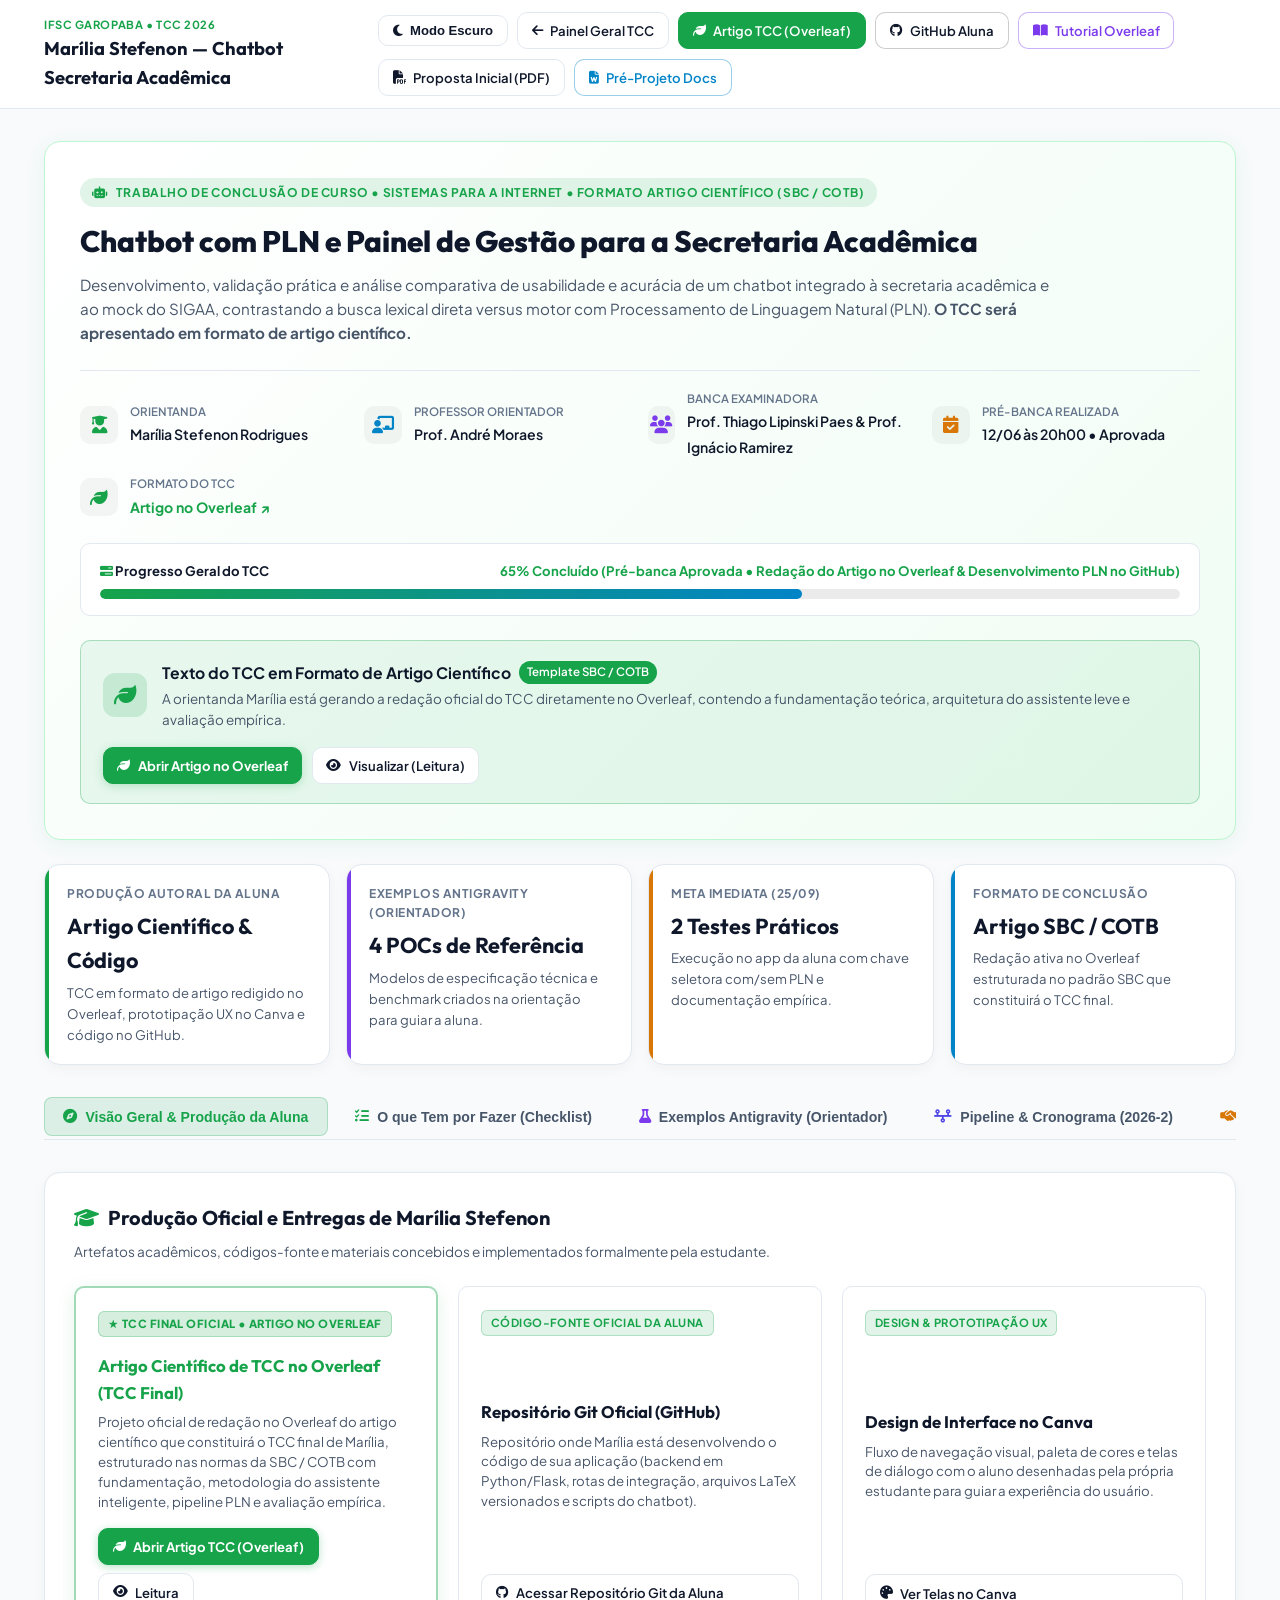
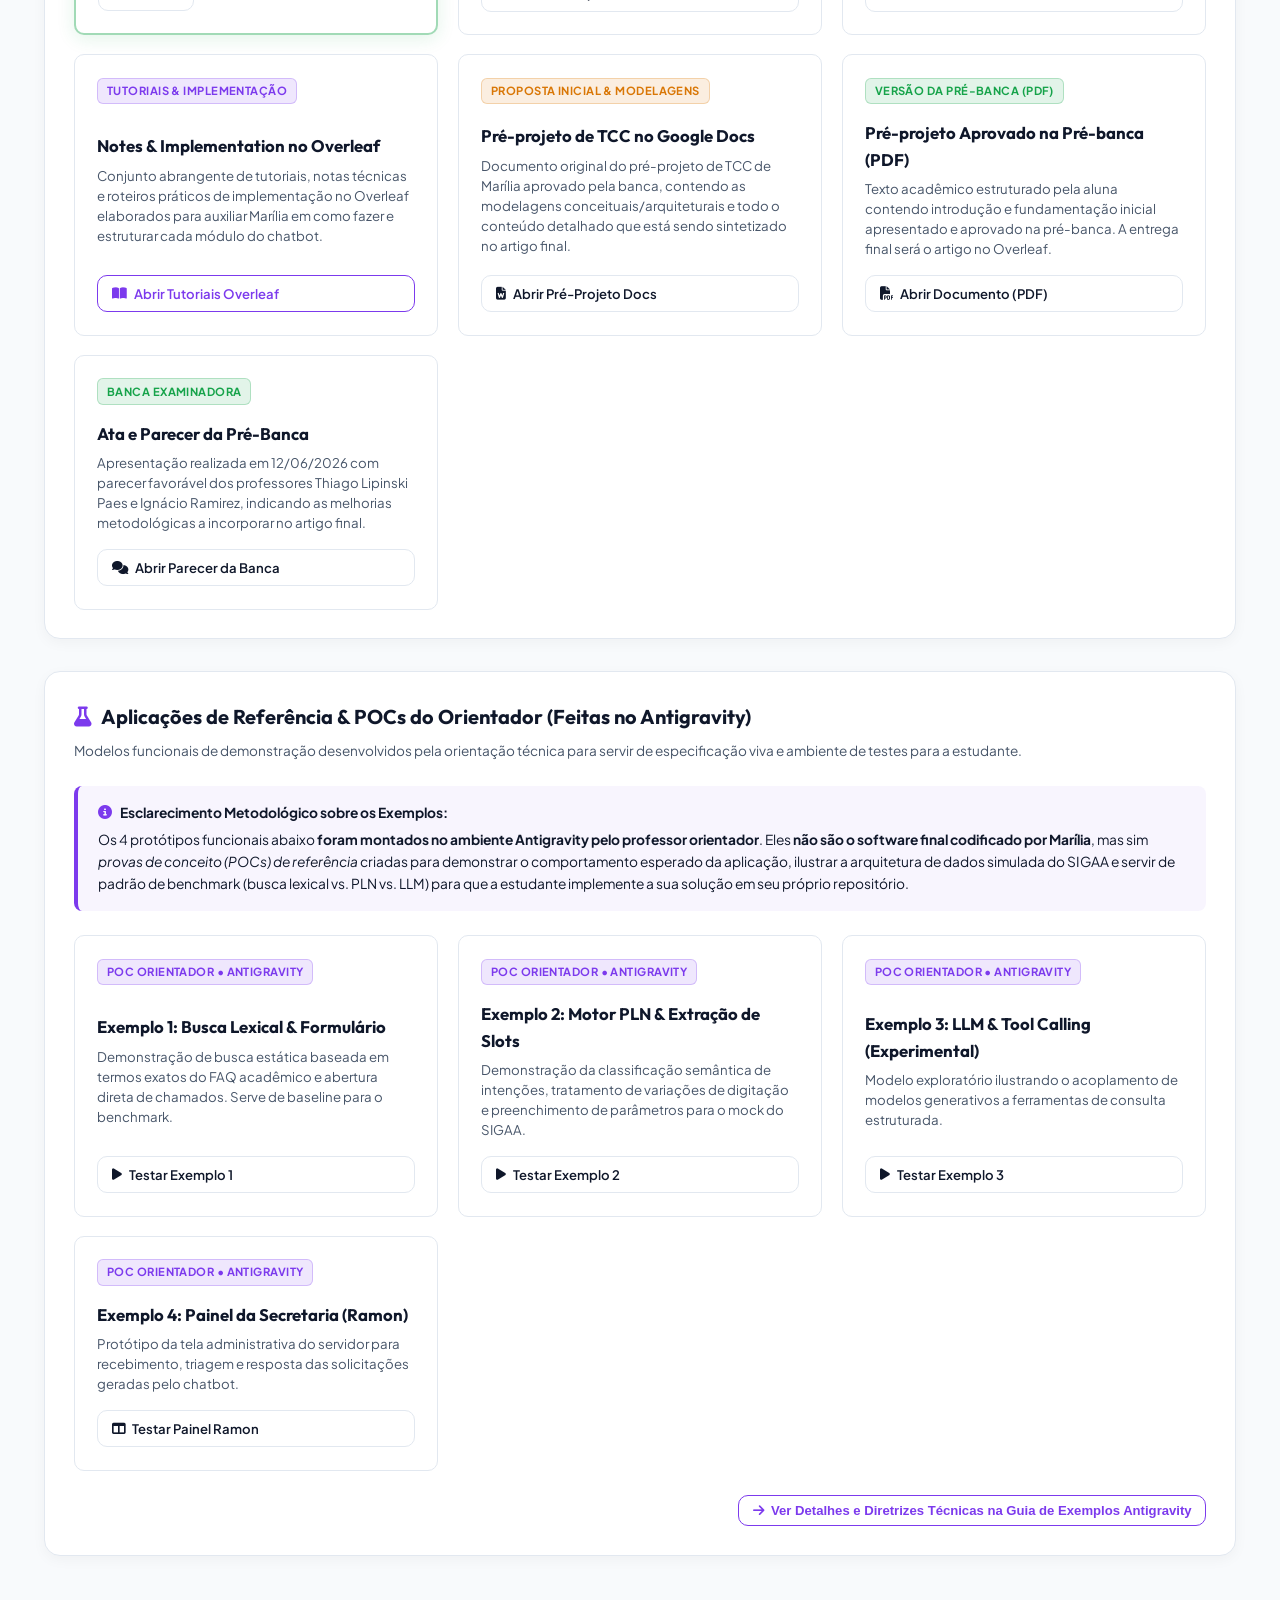
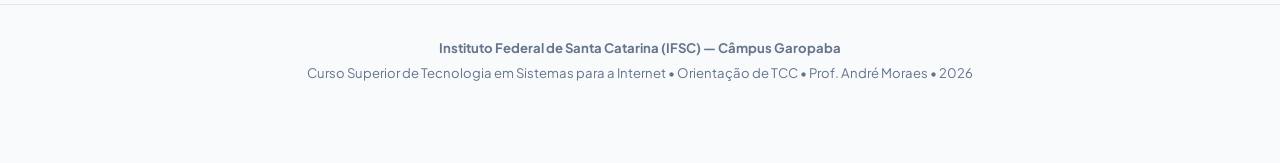
<file: index.html>
<!DOCTYPE html>
<html lang="pt-BR" data-theme="light">
<head>
  <meta charset="UTF-8">
  <meta name="viewport" content="width=device-width, initial-scale=1.0">
  <title>Dashboard de TCC — Marília Stefenon | IFSC Garopaba</title>
  
  <!-- Fonts & Icons -->
  <link rel="preconnect" href="https://fonts.googleapis.com">
  <link rel="preconnect" href="https://fonts.gstatic.com" crossorigin>
  <link href="https://fonts.googleapis.com/css2?family=Fira+Code:wght@400;500;600&family=Outfit:wght@400;500;600;700;800&family=Plus+Jakarta+Sans:wght@400;500;600;700&display=swap" rel="stylesheet">
  <link rel="stylesheet" href="https://cdnjs.cloudflare.com/ajax/libs/font-awesome/6.4.0/css/all.min.css">
  
  <style>
    :root, [data-theme="light"] {
      --ifsc-green: #16a34a;
      --ifsc-green-dark: #15803d;
      --ifsc-green-light: #22c55e;
      --ifsc-red: #dc2626;
      --bg-dark: #f8fafc;
      --bg-surface: #ffffff;
      --bg-card: #ffffff;
      --bg-card-hover: #f1f5f9;
      --border-color: #e2e8f0;
      --text-main: #0f172a;
      --text-muted: #475569;
      --text-dim: #64748b;
      --header-bg: rgba(255, 255, 255, 0.92);
      --hero-bg: linear-gradient(135deg, #ffffff 0%, #f0fdf4 100%);
      --hero-border: #bbf7d0;
      --chip-bg: rgba(0, 0, 0, 0.04);
      --progress-bg: rgba(0, 0, 0, 0.08);
      
      --accent-blue: #0284c7;
      --accent-indigo: #4f46e5;
      --accent-emerald: #059669;
      --accent-purple: #7c3aed;
      --accent-amber: #d97706;
      --accent-rose: #e11d48;
      
      --radius-lg: 16px;
      --radius-md: 10px;
      --shadow-sm: 0 1px 3px rgba(0, 0, 0, 0.05);
      --shadow-card: 0 4px 14px rgba(0, 0, 0, 0.04);
      --shadow-glow: 0 4px 20px rgba(22, 163, 74, 0.08);
    }

    [data-theme="dark"] {
      --ifsc-green: #16a34a;
      --ifsc-green-dark: #15803d;
      --ifsc-green-light: #22c55e;
      --ifsc-red: #dc2626;
      --bg-dark: #090d16;
      --bg-surface: #0f172a;
      --bg-card: #131b2e;
      --bg-card-hover: #1c2742;
      --border-color: rgba(255, 255, 255, 0.1);
      --text-main: #f8fafc;
      --text-muted: #94a3b8;
      --text-dim: #64748b;
      --header-bg: rgba(19, 27, 46, 0.88);
      --hero-bg: linear-gradient(135deg, rgba(19, 27, 46, 0.9) 0%, rgba(15, 23, 42, 0.95) 100%);
      --hero-border: rgba(255, 255, 255, 0.1);
      --chip-bg: rgba(255, 255, 255, 0.05);
      --progress-bg: rgba(255, 255, 255, 0.1);
      
      --accent-blue: #38bdf8;
      --accent-indigo: #818cf8;
      --accent-emerald: #34d399;
      --accent-purple: #c084fc;
      --accent-amber: #fbbf24;
      --accent-rose: #fb7185;
      
      --radius-lg: 16px;
      --radius-md: 10px;
      --shadow-sm: 0 4px 6px -1px rgba(0, 0, 0, 0.3);
      --shadow-card: 0 4px 14px rgba(0, 0, 0, 0.2);
      --shadow-glow: 0 0 20px rgba(56, 189, 248, 0.15);
    }

    * { box-sizing: border-box; margin: 0; padding: 0; }
    body {
      font-family: 'Plus Jakarta Sans', sans-serif;
      background-color: var(--bg-dark);
      color: var(--text-main);
      line-height: 1.6;
      min-height: 100vh;
      padding-bottom: 3rem;
      transition: background-color 0.25s ease, color 0.25s ease;
    }

    .container {
      max-width: 1240px;
      margin: 0 auto;
      padding: 0 1.5rem;
    }

    /* HEADER */
    header {
      background: var(--header-bg);
      backdrop-filter: blur(12px);
      border-bottom: 1px solid var(--border-color);
      position: sticky;
      top: 0;
      z-index: 100;
      padding: 0.75rem 0;
      transition: background-color 0.25s ease;
    }

    .nav-wrapper {
      display: flex;
      justify-content: space-between;
      align-items: center;
      gap: 1rem;
    }

    .brand-group {
      display: flex;
      flex-direction: column;
    }

    .brand-badge {
      font-size: 0.7rem;
      font-weight: 700;
      color: var(--ifsc-green);
      letter-spacing: 0.05em;
      text-transform: uppercase;
    }

    .brand-title {
      font-family: 'Outfit', sans-serif;
      font-size: 1.15rem;
      font-weight: 700;
      color: var(--text-main);
    }

    .nav-actions {
      display: flex;
      gap: 0.6rem;
      align-items: center;
      flex-wrap: wrap;
    }

    .btn-nav {
      display: inline-flex;
      align-items: center;
      gap: 0.45rem;
      padding: 0.45rem 0.85rem;
      border-radius: var(--radius-md);
      font-size: 0.82rem;
      font-weight: 600;
      text-decoration: none;
      color: var(--text-main);
      background: var(--bg-surface);
      border: 1px solid var(--border-color);
      transition: all 0.2s ease;
      cursor: pointer;
    }

    .btn-nav:hover {
      background: var(--bg-card-hover);
      border-color: var(--ifsc-green);
      transform: translateY(-1px);
    }

    .btn-nav-primary {
      background: var(--ifsc-green);
      color: #ffffff !important;
      border-color: var(--ifsc-green);
    }

    .btn-nav-primary:hover {
      background: var(--ifsc-green-dark);
      border-color: var(--ifsc-green-dark);
    }

    /* HERO BANNER */
    .hero-banner {
      background: var(--hero-bg);
      border: 1px solid var(--hero-border);
      border-radius: var(--radius-lg);
      padding: 2.2rem;
      margin: 2rem 0 1.5rem 0;
      box-shadow: var(--shadow-glow);
      position: relative;
      overflow: hidden;
    }

    .hero-tag {
      display: inline-flex;
      align-items: center;
      gap: 0.5rem;
      background: rgba(22, 163, 74, 0.12);
      color: var(--ifsc-green);
      font-size: 0.75rem;
      font-weight: 700;
      padding: 0.3rem 0.75rem;
      border-radius: 999px;
      margin-bottom: 1rem;
      text-transform: uppercase;
      letter-spacing: 0.05em;
    }

    .hero-title {
      font-family: 'Outfit', sans-serif;
      font-size: 1.85rem;
      font-weight: 800;
      line-height: 1.25;
      margin-bottom: 0.8rem;
      color: var(--text-main);
    }

    .hero-subtitle {
      font-size: 0.95rem;
      color: var(--text-muted);
      max-width: 980px;
      margin-bottom: 1.5rem;
      line-height: 1.6;
    }

    .meta-info-grid {
      display: grid;
      grid-template-columns: repeat(auto-fit, minmax(220px, 1fr));
      gap: 1rem;
      padding-top: 1.2rem;
      border-top: 1px solid var(--border-color);
    }

    .meta-item {
      display: flex;
      align-items: center;
      gap: 0.75rem;
    }

    .meta-icon {
      width: 38px;
      height: 38px;
      border-radius: 10px;
      background: var(--chip-bg);
      display: flex;
      align-items: center;
      justify-content: center;
      font-size: 1.1rem;
    }

    .meta-text label {
      display: block;
      font-size: 0.72rem;
      text-transform: uppercase;
      font-weight: 600;
      color: var(--text-dim);
    }

    .meta-text span {
      font-size: 0.88rem;
      font-weight: 600;
      color: var(--text-main);
    }

    /* BARRA DE PROGRESSO GERAL */
    .overall-progress-box {
      margin-top: 1.5rem;
      background: var(--bg-surface);
      border: 1px solid var(--border-color);
      border-radius: var(--radius-md);
      padding: 1rem 1.2rem;
    }

    .progress-header {
      display: flex;
      justify-content: space-between;
      align-items: center;
      font-size: 0.82rem;
      font-weight: 700;
      margin-bottom: 0.5rem;
    }

    .progress-bar-bg {
      height: 10px;
      background: var(--progress-bg);
      border-radius: 999px;
      overflow: hidden;
    }

    .progress-bar-fill {
      height: 100%;
      background: linear-gradient(90deg, var(--ifsc-green) 0%, var(--accent-blue) 100%);
      border-radius: 999px;
      transition: width 0.6s ease;
    }

    /* KPI CARDS */
    .kpi-grid {
      display: grid;
      grid-template-columns: repeat(auto-fit, minmax(240px, 1fr));
      gap: 1rem;
      margin-bottom: 2rem;
    }

    .kpi-card {
      background: var(--bg-card);
      border: 1px solid var(--border-color);
      border-radius: var(--radius-lg);
      padding: 1.2rem 1.4rem;
      box-shadow: var(--shadow-card);
      position: relative;
      overflow: hidden;
    }

    .kpi-card::before {
      content: '';
      position: absolute;
      top: 0;
      left: 0;
      width: 4px;
      height: 100%;
      background: var(--accent, var(--ifsc-green));
    }

    .kpi-title {
      font-size: 0.75rem;
      font-weight: 700;
      text-transform: uppercase;
      letter-spacing: 0.04em;
      color: var(--text-dim);
      margin-bottom: 0.35rem;
    }

    .kpi-value {
      font-family: 'Outfit', sans-serif;
      font-size: 1.35rem;
      font-weight: 700;
      color: var(--text-main);
      margin-bottom: 0.25rem;
    }

    .kpi-desc {
      font-size: 0.82rem;
      color: var(--text-muted);
    }

    /* TABS NAVIGATION */
    .tabs-nav {
      display: flex;
      gap: 0.5rem;
      border-bottom: 1px solid var(--border-color);
      margin-bottom: 2rem;
      overflow-x: auto;
      padding-bottom: 0.2rem;
    }

    .tab-btn {
      background: transparent;
      border: 1px solid transparent;
      color: var(--text-muted);
      padding: 0.65rem 1.15rem;
      border-radius: 8px;
      font-size: 0.88rem;
      font-weight: 600;
      cursor: pointer;
      display: flex;
      align-items: center;
      gap: 0.5rem;
      white-space: nowrap;
      transition: all 0.2s ease;
    }

    .tab-btn:hover {
      color: var(--text-main);
      background: var(--chip-bg);
    }

    .tab-btn.active {
      color: var(--ifsc-green);
      background: rgba(22, 163, 74, 0.12);
      border-color: rgba(22, 163, 74, 0.25);
    }

    .tab-btn.tab-btn-poc.active {
      color: var(--accent-purple);
      background: rgba(124, 58, 237, 0.12);
      border-color: rgba(124, 58, 237, 0.25);
    }

    .tab-pane {
      display: none;
      animation: fadeIn 0.3s ease forwards;
    }
    .tab-pane.active {
      display: block;
    }

    @keyframes fadeIn {
      from { opacity: 0; transform: translateY(6px); }
      to { opacity: 1; transform: translateY(0); }
    }

    /* CARDS & CONTAINERS */
    .content-box {
      background: var(--bg-card);
      border: 1px solid var(--border-color);
      border-radius: var(--radius-lg);
      padding: 1.8rem;
      box-shadow: var(--shadow-card);
      margin-bottom: 2rem;
    }

    .box-title {
      font-family: 'Outfit', sans-serif;
      font-size: 1.25rem;
      font-weight: 700;
      color: var(--text-main);
      display: flex;
      align-items: center;
      gap: 0.6rem;
      margin-bottom: 0.5rem;
    }

    .box-desc {
      font-size: 0.85rem;
      color: var(--text-muted);
      margin-bottom: 1.5rem;
      line-height: 1.5;
    }

    /* CALLOUT BOXES */
    .callout-box {
      background: rgba(124, 58, 237, 0.05);
      border-left: 4px solid var(--accent-purple);
      border-radius: 8px;
      padding: 1rem 1.25rem;
      margin: 1.2rem 0 1.5rem 0;
      font-size: 0.86rem;
      line-height: 1.6;
      color: var(--text-main);
    }

    .callout-box.callout-green {
      background: rgba(22, 163, 74, 0.05);
      border-left-color: var(--ifsc-green);
    }

    .callout-box.callout-amber {
      background: rgba(217, 119, 6, 0.05);
      border-left-color: var(--accent-amber);
    }

    .callout-header {
      font-weight: 700;
      display: flex;
      align-items: center;
      gap: 0.5rem;
      margin-bottom: 0.35rem;
    }

    /* GRIDS */
    .artifacts-grid {
      display: grid;
      grid-template-columns: repeat(auto-fit, minmax(320px, 1fr));
      gap: 1.2rem;
    }

    .artifact-card {
      background: var(--bg-surface);
      border: 1px solid var(--border-color);
      border-radius: var(--radius-md);
      padding: 1.4rem;
      display: flex;
      flex-direction: column;
      justify-content: space-between;
      gap: 1rem;
      transition: all 0.2s ease;
    }

    .artifact-card:hover {
      border-color: var(--ifsc-green);
      transform: translateY(-2px);
      box-shadow: var(--shadow-sm);
    }

    .artifact-card.card-poc:hover {
      border-color: var(--accent-purple);
    }

    .artifact-badge {
      display: inline-block;
      font-size: 0.7rem;
      font-weight: 700;
      padding: 0.2rem 0.55rem;
      border-radius: 6px;
      letter-spacing: 0.04em;
      text-transform: uppercase;
      align-self: flex-start;
      background: rgba(22, 163, 74, 0.12);
      color: var(--ifsc-green);
    }

    .artifact-badge.badge-autoral {
      background: rgba(22, 163, 74, 0.12);
      color: var(--ifsc-green);
      border: 1px solid rgba(22, 163, 74, 0.25);
    }

    .artifact-badge.badge-poc {
      background: rgba(124, 58, 237, 0.12);
      color: var(--accent-purple);
      border: 1px solid rgba(124, 58, 237, 0.25);
    }

    .artifact-badge.badge-amber {
      background: rgba(217, 119, 6, 0.12);
      color: var(--accent-amber);
      border: 1px solid rgba(217, 119, 6, 0.25);
    }

    .artifact-badge.badge-blue {
      background: rgba(2, 132, 199, 0.12);
      color: var(--accent-blue);
      border: 1px solid rgba(2, 132, 199, 0.25);
    }

    .artifact-title {
      font-family: 'Outfit', sans-serif;
      font-size: 1.05rem;
      font-weight: 700;
      color: var(--text-main);
      margin-bottom: 0.35rem;
    }

    .artifact-desc {
      font-size: 0.83rem;
      color: var(--text-muted);
      line-height: 1.5;
    }

    /* CHECKLIST */
    .checklist-group {
      display: flex;
      flex-direction: column;
      gap: 0.85rem;
    }

    .check-item {
      display: flex;
      gap: 1rem;
      align-items: flex-start;
      background: var(--bg-surface);
      border: 1px solid var(--border-color);
      border-radius: var(--radius-md);
      padding: 1.1rem;
      transition: all 0.2s ease;
    }

    .check-item:hover {
      border-color: var(--ifsc-green);
    }

    .check-item.done {
      border-left: 4px solid var(--ifsc-green);
    }

    .check-item.current {
      border-left: 4px solid var(--accent-amber);
      background: rgba(217, 119, 6, 0.02);
    }

    .check-icon {
      font-size: 1.25rem;
      color: var(--text-dim);
      margin-top: 2px;
    }

    .check-item.done .check-icon { color: var(--ifsc-green); }
    .check-item.current .check-icon { color: var(--accent-amber); }

    .check-content h4 {
      font-size: 0.95rem;
      font-weight: 700;
      color: var(--text-main);
      margin-bottom: 0.25rem;
    }

    .check-content p {
      font-size: 0.82rem;
      color: var(--text-muted);
      line-height: 1.5;
    }

    /* PROTOTYPES LAB */
    .prototypes-lab-grid {
      display: grid;
      grid-template-columns: repeat(auto-fit, minmax(280px, 1fr));
      gap: 1.2rem;
    }

    .proto-box {
      background: var(--bg-surface);
      border: 1px solid var(--border-color);
      border-radius: var(--radius-md);
      padding: 1.4rem;
      display: flex;
      flex-direction: column;
      justify-content: space-between;
      gap: 1rem;
      transition: all 0.2s ease;
    }

    .proto-box:hover {
      transform: translateY(-2px);
      box-shadow: var(--shadow-sm);
    }

    .proto-hint {
      background: var(--chip-bg);
      padding: 0.6rem 0.8rem;
      border-radius: 6px;
      font-size: 0.78rem;
      color: var(--text-muted);
      line-height: 1.45;
      border-left: 3px solid var(--accent-purple);
    }

    /* BANCA & REUNIÕES */
    .banca-section {
      background: var(--bg-surface);
      border: 1px solid var(--border-color);
      border-radius: var(--radius-md);
      padding: 1.2rem;
      margin-bottom: 1rem;
    }

    .banca-header {
      display: flex;
      align-items: center;
      gap: 0.75rem;
      cursor: pointer;
      user-select: none;
    }

    .banca-title {
      font-size: 0.95rem;
      font-weight: 700;
      color: var(--text-main);
      flex: 1;
    }

    .banca-chevron {
      color: var(--text-dim);
      transition: transform 0.2s ease;
    }

    .banca-chevron.open {
      transform: rotate(180deg);
    }

    .banca-body {
      display: none;
      padding-top: 1rem;
      margin-top: 0.8rem;
      border-top: 1px solid var(--border-color);
    }

    .banca-body.open {
      display: block;
    }

    .badge-status-item {
      font-size: 0.72rem;
      font-weight: 700;
      padding: 0.2rem 0.55rem;
      border-radius: 6px;
      text-transform: uppercase;
      letter-spacing: 0.03em;
    }
    .badge-status-item.resolvido { background: rgba(22, 163, 74, 0.12); color: var(--ifsc-green); }
    .badge-status-item.parcial { background: rgba(217, 119, 6, 0.12); color: var(--accent-amber); }
    .badge-status-item.pendente { background: rgba(2, 132, 199, 0.12); color: var(--accent-blue); }

    /* FOOTER */
    footer {
      text-align: center;
      margin-top: 3rem;
      padding: 2rem 0;
      border-top: 1px solid var(--border-color);
      color: var(--text-dim);
      font-size: 0.82rem;
    }

    /* ILUSTRAÇÃO CONCEITUAL / CLIPART */
    .hero-cover-banner {
      width: 100%;
      height: 260px;
      border-radius: var(--radius-lg);
      overflow: hidden;
      margin: 1.5rem 0 1.2rem 0;
      border: 1px solid var(--border-color);
      box-shadow: var(--shadow-card);
      position: relative;
      background: var(--bg-surface);
    }

    .hero-cover-img {
      width: 100%;
      height: 100%;
      object-fit: cover;
      object-position: center;
      display: block;
      transition: transform 0.4s ease;
    }

    .hero-cover-banner:hover .hero-cover-img {
      transform: scale(1.02);
    }

    .hero-cover-caption {
      position: absolute;
      bottom: 12px;
      right: 14px;
      background: rgba(15, 23, 42, 0.78);
      backdrop-filter: blur(8px);
      padding: 0.35rem 0.8rem;
      border-radius: 999px;
      color: #ffffff;
      font-size: 0.75rem;
      font-weight: 600;
      display: flex;
      align-items: center;
      gap: 0.4rem;
      border: 1px solid rgba(255, 255, 255, 0.15);
    }

  </style>
</head>
<body>

  <!-- HEADER -->
  <header>
    <div class="container nav-wrapper">
      <div class="brand-group">
        <span class="brand-badge">IFSC GAROPABA • TCC 2026</span>
        <div class="brand-title">Marília Stefenon — Chatbot Secretaria Acadêmica</div>
      </div>
      <div class="nav-actions">
        <button id="themeToggleBtn" onclick="toggleTheme()" class="btn-nav" title="Alternar tema Claro / Escuro">
          <i class="fa-solid fa-moon" id="themeIcon"></i> <span id="themeLabel">Modo Escuro</span>
        </button>
        <a href="https://chameoandre.github.io/orientacoes-tcc-superior-sistemas-para-internet/" class="btn-nav" title="Voltar ao Painel Geral de TCC">
          <i class="fa-solid fa-arrow-left"></i> Painel Geral TCC
        </a>
        <a href="https://www.overleaf.com/project/69dc15ab48a033923b88b451" target="_blank" class="btn-nav btn-nav-primary" title="Artigo Científico (TCC Final de Marília) no Overleaf">
          <i class="fa-solid fa-leaf"></i> Artigo TCC (Overleaf)
        </a>
        <a href="https://github.com/marilia79/tcc" target="_blank" class="btn-nav" style="border-color: rgba(0, 0, 0, 0.2);" title="Repositório GitHub Oficial da Aluna">
          <i class="fa-brands fa-github"></i> GitHub Aluna
        </a>
        <a href="https://www.overleaf.com/project/69e6315c530c90e2824c26aa" target="_blank" class="btn-nav" style="border-color: rgba(124, 58, 237, 0.4); color: var(--accent-purple);" title="Tutorial e Notas de Implementação no Overleaf">
          <i class="fa-solid fa-book-open"></i> Tutorial Overleaf
        </a>
        <a href="document.pdf" target="_blank" class="btn-nav" title="Proposta / Pré-projeto de TCC em PDF (Aprovado na Pré-banca)">
          <i class="fa-solid fa-file-pdf"></i> Proposta Inicial (PDF)
        </a>
        <a href="https://docs.google.com/document/d/1qnvYJ0fRcCAY4pdhvVL27W4Wnwjt18eZnLQ8VTj7WLg/edit?tab=t.0" target="_blank" class="btn-nav" style="border-color: rgba(2, 132, 199, 0.4); color: var(--accent-blue);" title="Pré-projeto de TCC no Google Docs (Modelagens e Conteúdo)">
          <i class="fa-solid fa-file-word"></i> Pré-Projeto Docs
        </a>
      </div>
    </div>
  </header>

  <main class="container">

    <!-- HERO BANNER -->
    <section class="hero-banner">
      <div class="hero-tag">
        <i class="fa-solid fa-robot"></i> TRABALHO DE CONCLUSÃO DE CURSO • SISTEMAS PARA A INTERNET • FORMATO ARTIGO CIENTÍFICO (SBC / COTB)
      </div>
      <h1 class="hero-title">
        Chatbot com PLN e Painel de Gestão para a Secretaria Acadêmica
      </h1>
      <p class="hero-subtitle">
        Desenvolvimento, validação prática e análise comparativa de usabilidade e acurácia de um chatbot integrado à secretaria acadêmica e ao mock do SIGAA, contrastando a busca lexical direta versus motor com Processamento de Linguagem Natural (PLN). <strong>O TCC será apresentado em formato de artigo científico.</strong>
      </p>

      <div class="meta-info-grid">
        <div class="meta-item">
          <div class="meta-icon" style="color: var(--ifsc-green);"><i class="fa-solid fa-user-graduate"></i></div>
          <div class="meta-text">
            <label>Orientanda</label>
            <span>Marília Stefenon Rodrigues</span>
          </div>
        </div>

        <div class="meta-item">
          <div class="meta-icon" style="color: var(--accent-blue);"><i class="fa-solid fa-chalkboard-user"></i></div>
          <div class="meta-text">
            <label>Professor Orientador</label>
            <span>Prof. André Moraes</span>
          </div>
        </div>

        <div class="meta-item">
          <div class="meta-icon" style="color: var(--accent-purple);"><i class="fa-solid fa-users"></i></div>
          <div class="meta-text">
            <label>Banca Examinadora</label>
            <span>Prof. Thiago Lipinski Paes & Prof. Ignácio Ramirez</span>
          </div>
        </div>

        <div class="meta-item">
          <div class="meta-icon" style="color: var(--accent-amber);"><i class="fa-solid fa-calendar-check"></i></div>
          <div class="meta-text">
            <label>Pré-banca Realizada</label>
            <span>12/06 às 20h00 • Aprovada</span>
          </div>
        </div>

        <div class="meta-item">
          <div class="meta-icon" style="color: var(--ifsc-green);"><i class="fa-solid fa-leaf"></i></div>
          <div class="meta-text">
            <label>Formato do TCC</label>
            <span><a href="https://www.overleaf.com/project/69dc15ab48a033923b88b451" target="_blank" style="color: var(--ifsc-green); text-decoration: none; font-weight: 700;">Artigo no Overleaf &nearr;</a></span>
          </div>
        </div>
      </div>

      <!-- Barra de Progresso Geral -->
      <div class="overall-progress-box">
        <div class="progress-header">
          <span><i class="fa-solid fa-bars-progress" style="color: var(--ifsc-green);"></i> Progresso Geral do TCC</span>
          <span style="color: var(--ifsc-green);">65% Concluído (Pré-banca Aprovada • Redação do Artigo no Overleaf & Desenvolvimento PLN no GitHub)</span>
        </div>
        <div class="progress-bar-bg">
          <div class="progress-bar-fill" style="width: 65%;"></div>
        </div>
      </div>

      <!-- Callout: Artigo Científico no Overleaf -->
      <div class="overleaf-banner-callout" style="margin-top: 1.5rem; background: rgba(22, 163, 74, 0.08); border: 1px solid rgba(22, 163, 74, 0.3); border-radius: var(--radius-md); padding: 1.15rem 1.35rem; display: flex; align-items: center; justify-content: space-between; flex-wrap: wrap; gap: 1rem;">
        <div style="display: flex; align-items: center; gap: 0.95rem;">
          <div style="width: 44px; height: 44px; border-radius: 12px; background: rgba(22, 163, 74, 0.16); display: flex; align-items: center; justify-content: center; color: var(--ifsc-green); font-size: 1.4rem; flex-shrink: 0;">
            <i class="fa-solid fa-leaf"></i>
          </div>
          <div>
            <div style="font-weight: 700; font-size: 0.98rem; color: var(--text-main); display: flex; align-items: center; gap: 0.5rem; flex-wrap: wrap;">
              Texto do TCC em Formato de Artigo Científico
              <span style="font-size: 0.72rem; padding: 2px 8px; border-radius: 999px; background: var(--ifsc-green); color: #fff; font-weight: 600;">Template SBC / COTB</span>
            </div>
            <div style="font-size: 0.84rem; color: var(--text-muted); margin-top: 3px;">
              A orientanda Marília está gerando a redação oficial do TCC diretamente no Overleaf, contendo a fundamentação teórica, arquitetura do assistente leve e avaliação empírica.
            </div>
          </div>
        </div>
        <div style="display: flex; gap: 0.6rem; flex-wrap: wrap;">
          <a href="https://www.overleaf.com/project/69dc15ab48a033923b88b451" target="_blank" class="btn-nav btn-nav-primary" style="font-weight: 700; box-shadow: 0 2px 10px rgba(22, 163, 74, 0.25);">
            <i class="fa-solid fa-leaf"></i> Abrir Artigo no Overleaf
          </a>
          <a href="https://www.overleaf.com/read/dbcswpzjpnhs#55b18d" target="_blank" class="btn-nav" title="Link público de visualização / leitura">
            <i class="fa-solid fa-eye"></i> Visualizar (Leitura)
          </a>
        </div>
      </div>
    </section>

    <!-- KPI CARDS -->
    <div class="kpi-grid">
      <div class="kpi-card" style="--accent: var(--ifsc-green);">
        <div class="kpi-title">Produção Autoral da Aluna</div>
        <div class="kpi-value">Artigo Científico & Código</div>
        <div class="kpi-desc">TCC em formato de artigo redigido no Overleaf, prototipação UX no Canva e código no GitHub.</div>
      </div>

      <div class="kpi-card" style="--accent: var(--accent-purple);">
        <div class="kpi-title">Exemplos Antigravity (Orientador)</div>
        <div class="kpi-value">4 POCs de Referência</div>
        <div class="kpi-desc">Modelos de especificação técnica e benchmark criados na orientação para guiar a aluna.</div>
      </div>

      <div class="kpi-card" style="--accent: var(--accent-amber);">
        <div class="kpi-title">Meta Imediata (25/09)</div>
        <div class="kpi-value">2 Testes Práticos</div>
        <div class="kpi-desc">Execução no app da aluna com chave seletora com/sem PLN e documentação empírica.</div>
      </div>

      <div class="kpi-card" style="--accent: var(--accent-blue);">
        <div class="kpi-title">Formato de Conclusão</div>
        <div class="kpi-value">Artigo SBC / COTB</div>
        <div class="kpi-desc">Redação ativa no Overleaf estruturada no padrão SBC que constituirá o TCC final.</div>
      </div>
    </div>

    <!-- TABS BAR -->
    <div class="tabs-nav">
      <button class="tab-btn active" onclick="switchTab('tab-visao')">
        <i class="fa-solid fa-compass"></i> Visão Geral & Produção da Aluna
      </button>
      <button class="tab-btn" onclick="switchTab('tab-passos')">
        <i class="fa-solid fa-list-check" style="color: var(--ifsc-green);"></i> O que Tem por Fazer (Checklist)
      </button>
      <button class="tab-btn tab-btn-poc" onclick="switchTab('tab-prototipos')">
        <i class="fa-solid fa-flask" style="color: var(--accent-purple);"></i> Exemplos Antigravity (Orientador)
      </button>
      <button class="tab-btn" onclick="switchTab('tab-cronograma')">
        <i class="fa-solid fa-timeline" style="color: var(--accent-indigo);"></i> Pipeline & Cronograma (2026-2)
      </button>
      <button class="tab-btn" onclick="switchTab('tab-reunioes')">
        <i class="fa-solid fa-handshake-simple" style="color: var(--accent-amber);"></i> Atas & Deliberações
      </button>
      <button class="tab-btn" onclick="switchTab('tab-links')">
        <i class="fa-solid fa-folder-open" style="color: var(--accent-blue);"></i> Documentos & Recursos
      </button>
    </div>

    <!-- TAB 1: VISÃO GERAL & PRODUÇÃO DA ALUNA -->
    <div id="tab-visao" class="tab-pane active">
      
      <!-- SEÇÃO 1: PRODUÇÃO AUTORAL DA ALUNA -->
      <div class="content-box">
        <div class="box-title">
          <i class="fa-solid fa-graduation-cap" style="color: var(--ifsc-green);"></i> Produção Oficial e Entregas de Marília Stefenon
        </div>
        <div class="box-desc">
          Artefatos acadêmicos, códigos-fonte e materiais concebidos e implementados formalmente pela estudante.
        </div>

        <div class="artifacts-grid">
          <div class="artifact-card" style="border: 2px solid rgba(22, 163, 74, 0.4); box-shadow: 0 4px 18px rgba(22, 163, 74, 0.12);">
            <span class="artifact-badge badge-autoral" style="background: rgba(22, 163, 74, 0.18); color: var(--ifsc-green); font-weight: 800;">★ TCC FINAL OFICIAL • ARTIGO NO OVERLEAF</span>
            <div>
              <div class="artifact-title" style="color: var(--ifsc-green);">Artigo Científico de TCC no Overleaf (TCC Final)</div>
              <div class="artifact-desc">Projeto oficial de redação no Overleaf do artigo científico que constituirá o TCC final de Marília, estruturado nas normas da SBC / COTB com fundamentação, metodologia do assistente inteligente, pipeline PLN e avaliação empírica.</div>
            </div>
            <div style="display: flex; gap: 0.5rem; flex-wrap: wrap;">
              <a href="https://www.overleaf.com/project/69dc15ab48a033923b88b451" target="_blank" class="btn-nav btn-nav-primary" style="font-weight: 700; box-shadow: 0 2px 8px rgba(22, 163, 74, 0.3);"><i class="fa-solid fa-leaf"></i> Abrir Artigo TCC (Overleaf)</a>
              <a href="https://www.overleaf.com/read/dbcswpzjpnhs#55b18d" target="_blank" class="btn-nav" title="Link público de leitura"><i class="fa-solid fa-eye"></i> Leitura</a>
            </div>
          </div>

          <div class="artifact-card">
            <span class="artifact-badge badge-autoral">CÓDIGO-FONTE OFICIAL DA ALUNA</span>
            <div>
              <div class="artifact-title">Repositório Git Oficial (GitHub)</div>
              <div class="artifact-desc">Repositório onde Marília está desenvolvendo o código de sua aplicação (backend em Python/Flask, rotas de integração, arquivos LaTeX versionados e scripts do chatbot).</div>
            </div>
            <a href="https://github.com/marilia79/tcc" target="_blank" class="btn-nav"><i class="fa-brands fa-github"></i> Acessar Repositório Git da Aluna</a>
          </div>

          <div class="artifact-card">
            <span class="artifact-badge badge-autoral">DESIGN & PROTOTIPAÇÃO UX</span>
            <div>
              <div class="artifact-title">Design de Interface no Canva</div>
              <div class="artifact-desc">Fluxo de navegação visual, paleta de cores e telas de diálogo com o aluno desenhadas pela própria estudante para guiar a experiência do usuário.</div>
            </div>
            <a href="https://www.canva.com/design/DAGwpH8wyio/i7u20WVU_0vb8Oj-3aBwtA/edit" target="_blank" class="btn-nav"><i class="fa-solid fa-palette"></i> Ver Telas no Canva</a>
          </div>

          <div class="artifact-card">
            <span class="artifact-badge badge-poc">TUTORIAIS & IMPLEMENTAÇÃO</span>
            <div>
              <div class="artifact-title">Notes & Implementation no Overleaf</div>
              <div class="artifact-desc">Conjunto abrangente de tutoriais, notas técnicas e roteiros práticos de implementação no Overleaf elaborados para auxiliar Marília em como fazer e estruturar cada módulo do chatbot.</div>
            </div>
            <a href="https://www.overleaf.com/project/69e6315c530c90e2824c26aa" target="_blank" class="btn-nav" style="border-color: var(--accent-purple); color: var(--accent-purple);"><i class="fa-solid fa-book-open"></i> Abrir Tutoriais Overleaf</a>
          </div>

          <div class="artifact-card">
            <span class="artifact-badge badge-amber">PROPOSTA INICIAL & MODELAGENS</span>
            <div>
              <div class="artifact-title">Pré-projeto de TCC no Google Docs</div>
              <div class="artifact-desc">Documento original do pré-projeto de TCC de Marília aprovado pela banca, contendo as modelagens conceituais/arquiteturais e todo o conteúdo detalhado que está sendo sintetizado no artigo final.</div>
            </div>
            <a href="https://docs.google.com/document/d/1qnvYJ0fRcCAY4pdhvVL27W4Wnwjt18eZnLQ8VTj7WLg/edit?tab=t.0" target="_blank" class="btn-nav"><i class="fa-solid fa-file-word"></i> Abrir Pré-Projeto Docs</a>
          </div>

          <div class="artifact-card">
            <span class="artifact-badge badge-autoral">VERSÃO DA PRÉ-BANCA (PDF)</span>
            <div>
              <div class="artifact-title">Pré-projeto Aprovado na Pré-banca (PDF)</div>
              <div class="artifact-desc">Texto acadêmico estruturado pela aluna contendo introdução e fundamentação inicial apresentado e aprovado na pré-banca. A entrega final será o artigo no Overleaf.</div>
            </div>
            <a href="document.pdf" target="_blank" class="btn-nav"><i class="fa-solid fa-file-pdf"></i> Abrir Documento (PDF)</a>
          </div>

          <div class="artifact-card">
            <span class="artifact-badge badge-autoral">BANCA EXAMINADORA</span>
            <div>
              <div class="artifact-title">Ata e Parecer da Pré-Banca</div>
              <div class="artifact-desc">Apresentação realizada em 12/06/2026 com parecer favorável dos professores Thiago Lipinski Paes e Ignácio Ramirez, indicando as melhorias metodológicas a incorporar no artigo final.</div>
            </div>
            <a href="https://docs.google.com/document/d/1MIw-_lGgw37u-OHouxF43dwNrWBOI5vmaJwJW3S0Jzw/edit?tab=t.0" target="_blank" class="btn-nav"><i class="fa-solid fa-comments"></i> Abrir Parecer da Banca</a>
          </div>
        </div>
      </div>

      <!-- SEÇÃO 2: APLICAÇÕES DE REFERÊNCIA (ANTIGRAVITY) -->
      <div class="content-box">
        <div class="box-title">
          <i class="fa-solid fa-flask" style="color: var(--accent-purple);"></i> Aplicações de Referência & POCs do Orientador (Feitas no Antigravity)
        </div>
        <div class="box-desc">
          Modelos funcionais de demonstração desenvolvidos pela orientação técnica para servir de especificação viva e ambiente de testes para a estudante.
        </div>

        <div class="callout-box">
          <div class="callout-header">
            <i class="fa-solid fa-circle-info" style="color: var(--accent-purple);"></i> Esclarecimento Metodológico sobre os Exemplos:
          </div>
          Os 4 protótipos funcionais abaixo <strong>foram montados no ambiente Antigravity pelo professor orientador</strong>. Eles <strong>não são o software final codificado por Marília</strong>, mas sim <em>provas de conceito (POCs) de referência</em> criadas para demonstrar o comportamento esperado da aplicação, ilustrar a arquitetura de dados simulada do SIGAA e servir de padrão de benchmark (busca lexical vs. PLN vs. LLM) para que a estudante implemente a sua solução em seu próprio repositório.
        </div>

        <div class="artifacts-grid">
          <div class="artifact-card card-poc">
            <span class="artifact-badge badge-poc">POC ORIENTADOR • ANTIGRAVITY</span>
            <div>
              <div class="artifact-title">Exemplo 1: Busca Lexical & Formulário</div>
              <div class="artifact-desc">Demonstração de busca estática baseada em termos exatos do FAQ acadêmico e abertura direta de chamados. Serve de baseline para o benchmark.</div>
            </div>
            <a href="prototipos/prototipo-1-lexical/index.html" target="_blank" class="btn-nav"><i class="fa-solid fa-play"></i> Testar Exemplo 1</a>
          </div>

          <div class="artifact-card card-poc">
            <span class="artifact-badge badge-poc">POC ORIENTADOR • ANTIGRAVITY</span>
            <div>
              <div class="artifact-title">Exemplo 2: Motor PLN & Extração de Slots</div>
              <div class="artifact-desc">Demonstração da classificação semântica de intenções, tratamento de variações de digitação e preenchimento de parâmetros para o mock do SIGAA.</div>
            </div>
            <a href="prototipos/prototipo-2-pln/index.html" target="_blank" class="btn-nav"><i class="fa-solid fa-play"></i> Testar Exemplo 2</a>
          </div>

          <div class="artifact-card card-poc">
            <span class="artifact-badge badge-poc">POC ORIENTADOR • ANTIGRAVITY</span>
            <div>
              <div class="artifact-title">Exemplo 3: LLM & Tool Calling (Experimental)</div>
              <div class="artifact-desc">Modelo exploratório ilustrando o acoplamento de modelos generativos a ferramentas de consulta estruturada.</div>
            </div>
            <a href="prototipos/prototipo-3-llm/index.html" target="_blank" class="btn-nav"><i class="fa-solid fa-play"></i> Testar Exemplo 3</a>
          </div>

          <div class="artifact-card card-poc">
            <span class="artifact-badge badge-poc">POC ORIENTADOR • ANTIGRAVITY</span>
            <div>
              <div class="artifact-title">Exemplo 4: Painel da Secretaria (Ramon)</div>
              <div class="artifact-desc">Protótipo da tela administrativa do servidor para recebimento, triagem e resposta das solicitações geradas pelo chatbot.</div>
            </div>
            <a href="prototipos/painel-secretaria/index.html" target="_blank" class="btn-nav"><i class="fa-solid fa-table-columns"></i> Testar Painel Ramon</a>
          </div>
        </div>

        <div style="margin-top: 1.5rem; text-align: right;">
          <button class="btn-nav" onclick="switchTab('tab-prototipos')" style="color: var(--accent-purple); border-color: var(--accent-purple);">
            <i class="fa-solid fa-arrow-right"></i> Ver Detalhes e Diretrizes Técnicas na Guia de Exemplos Antigravity
          </button>
        </div>
      </div>

    </div>

    <!-- TAB 2: PRÓXIMOS PASSOS & CHECKLIST -->
    <div id="tab-passos" class="tab-pane">
      <div class="content-box">
        <div class="box-title"><i class="fa-solid fa-triangle-exclamation" style="color: var(--accent-amber);"></i> Metas Imediatas Acordadas em Orientação (25/09/2026)</div>
        <div class="box-desc">Compromissos prioritários firmados no último encontro de orientação para o desenvolvimento autoral de Marília.</div>

        <div class="callout-box callout-amber">
          <div class="callout-header">
            <i class="fa-solid fa-bullseye" style="color: var(--accent-amber);"></i> Foco de Implementação da Aluna:
          </div>
          As tarefas a seguir devem ser codificadas diretamente por Marília em seu <strong>repositório oficial no GitHub (<a href="https://github.com/marilia79/tcc" target="_blank" style="color: var(--accent-amber); font-weight: 700;">marilia79/tcc</a>)</strong>, utilizando os exemplos do Antigravity como especificação viva.
        </div>

        <div class="checklist-group">
          <div class="check-item current">
            <div class="check-icon"><i class="fa-solid fa-spinner fa-spin"></i></div>
            <div class="check-content">
              <h4>1. Concluir a Camada de PLN no Repositório da Aluna e Executar 2 Testes Práticos</h4>
              <p>Finalizar a classificação de intenções e extração de slots no backend em desenvolvimento pela aluna, executando e documentando pelo menos 2 testes práticos controlados com alunos do IFSC.</p>
            </div>
          </div>

          <div class="check-item current">
            <div class="check-icon"><i class="fa-solid fa-toggle-on"></i></div>
            <div class="check-content">
              <h4>2. Implementar a Chave Seletora (Toggle Ligar/Desligar PLN) no seu Chatbot</h4>
              <p>Adicionar na aplicação da aluna a funcionalidade de alternar entre o modo de busca lexical simples e o modo PLN inteligente, permitindo submeter as mesmas perguntas e coletar métricas empíricas de acurácia e tempo.</p>
            </div>
          </div>

          <div class="check-item current">
            <div class="check-icon"><i class="fa-solid fa-leaf"></i></div>
            <div class="check-content">
              <h4>3. Redação do Artigo de TCC Final no Overleaf (Template SBC / COTB)</h4>
              <p>Redigir no Overleaf o artigo final (<a href="https://www.overleaf.com/project/69dc15ab48a033923b88b451" target="_blank" style="color: var(--ifsc-green); font-weight: 600;">Abrir Artigo TCC</a>), apoiando-se nos tutoriais práticos de <a href="https://www.overleaf.com/project/69e6315c530c90e2824c26aa" target="_blank" style="color: var(--accent-purple); font-weight: 600;">Notes & Implementation</a> e nas modelagens do <a href="https://docs.google.com/document/d/1qnvYJ0fRcCAY4pdhvVL27W4Wnwjt18eZnLQ8VTj7WLg/edit?tab=t.0" target="_blank" style="color: var(--accent-blue); font-weight: 600;">Pré-projeto Docs</a>.</p>
            </div>
          </div>

          <div class="check-item">
            <div class="check-icon"><i class="fa-solid fa-diagram-project"></i></div>
            <div class="check-content">
              <h4>4. Validar os 3 Diagramas de Processo com Ramon (Secretaria)</h4>
              <p>Apresentar e validar com o servidor Ramon os diagramas: (a) Fluxo do Aluno, (b) Painel de Demandas da Secretaria e (c) Arquitetura de Integração com o SIGAA.</p>
            </div>
          </div>
        </div>

        <div class="box-title" style="margin-top: 2rem;"><i class="fa-solid fa-bars-staggered" style="color: var(--accent-indigo);"></i> Roteiro de Trilhas de Engenharia e Pesquisa</div>
        <div class="box-desc">Organização do trabalho em frentes técnicas contínuas até a defesa final.</div>

        <div class="checklist-group">
          <div class="check-item done">
            <div class="check-icon"><i class="fa-solid fa-circle-check"></i></div>
            <div class="check-content">
              <h4>Trilha 1: Mock de Dados do SIGAA & Base de FAQ da Secretaria</h4>
              <p>Estrutura de dados simulada para consultas de histórico escolar, atestados de matrícula e trancamento de disciplinas (validada na pré-banca).</p>
            </div>
          </div>

          <div class="check-item current">
            <div class="check-icon"><i class="fa-solid fa-brain"></i></div>
            <div class="check-content">
              <h4>Trilha 2: Motor de Processamento de Linguagem Natural (PLN) na Aplicação da Aluna</h4>
              <p>Classificação de intenções com tolerância a erros ortográficos, sinônimos acadêmicos e preenchimento de parâmetros (slots) no código-fonte oficial.</p>
            </div>
          </div>

          <div class="check-item current">
            <div class="check-icon"><i class="fa-solid fa-chart-line"></i></div>
            <div class="check-content">
              <h4>Trilha 3: Bateria Experimental de Benchmark (Léxico vs. PLN)</h4>
              <p>Elaboração de 10 a 15 cenários de teste para avaliar taxa de acerto, ambiguidade e satisfação do usuário baseando-se nos critérios das POCs.</p>
            </div>
          </div>

          <div class="check-item">
            <div class="check-icon"><i class="fa-solid fa-file-contract"></i></div>
            <div class="check-content">
              <h4>Trilha 4: Redação do Artigo Científico de TCC no Overleaf (Template SBC / COTB)</h4>
              <p>Consolidação do texto formal no Overleaf (<a href="https://www.overleaf.com/project/69dc15ab48a033923b88b451" target="_blank" style="color: var(--ifsc-green); font-weight: 600;">Link do Projeto</a>), em formato de artigo científico com fundamentação teórica, metodologia, arquitetura do assistente leve e análise experimental quantitativa dos testes.</p>
            </div>
          </div>
        </div>
      </div>
    </div>

    <!-- TAB 3: LABORATÓRIO DE EXEMPLOS (ANTIGRAVITY) -->
    <div id="tab-prototipos" class="tab-pane">
      <div class="content-box">
        <div class="box-title">
          <i class="fa-solid fa-flask" style="color: var(--accent-purple);"></i> Laboratório de Exemplos e Provas de Conceito (Antigravity POCs)
        </div>
        <div class="box-desc">
          Ambientes funcionais desenvolvidos pela orientação técnica para demonstrar a arquitetura, regras de negócio e viabilidade prática para a aluna.
        </div>

        <div class="callout-box" style="border-left-color: var(--accent-purple); background: rgba(124, 58, 237, 0.06);">
          <div class="callout-header" style="color: var(--accent-purple);">
            <i class="fa-solid fa-triangle-exclamation"></i> Importante — Distinção de Autoria e Finalidade:
          </div>
          <p style="margin-bottom: 0.5rem;">
            Os 4 protótipos funcionais disponibilizados nesta guia foram <strong>construídos no ambiente Antigravity pelo professor orientador</strong> como subsídio pedagógico e técnico para o projeto de TCC.
          </p>
          <p>
            <strong>Eles não são o trabalho de codificação final da aluna</strong>. A estudante Marília utiliza estas referências para:
            (1) entender o fluxo de dados com o SIGAA simulado; (2) espelhar o mecanismo de classificação semântica de intenções; e (3) ter um ambiente de controle para comparar métricas com a sua própria implementação.
          </p>
        </div>

        <div class="prototypes-lab-grid">
          <div class="proto-box">
            <div>
              <span class="artifact-badge badge-poc">POC ORIENTADOR • BASELINE</span>
              <h3 style="font-size: 1.1rem; font-weight: 700; margin: 0.5rem 0 0.3rem 0; color: var(--text-main);">1. Busca Lexical & Formulário</h3>
              <p style="font-size: 0.82rem; color: var(--text-muted); line-height: 1.5; margin-bottom: 0.8rem;">Correspondência por palavras-chave com base estática de FAQ e formulário direto de chamados para a secretaria.</p>
              <div class="proto-hint">
                <strong>O que Marília deve observar:</strong> A rigidez da busca por palavras exatas e as situações onde o aluno não obtém resposta devido a pequenos erros de grafia.
              </div>
            </div>
            <a href="prototipos/prototipo-1-lexical/index.html" target="_blank" class="btn-nav btn-nav-primary" style="justify-content: center; background: var(--accent-purple); border-color: var(--accent-purple);"><i class="fa-solid fa-play"></i> Testar Exemplo 1</a>
          </div>

          <div class="proto-box" style="border-color: var(--accent-purple);">
            <div>
              <span class="artifact-badge badge-poc">POC ORIENTADOR • MODELO DE REFERÊNCIA</span>
              <h3 style="font-size: 1.1rem; font-weight: 700; margin: 0.5rem 0 0.3rem 0; color: var(--text-main);">2. Motor de PLN & Extração de Slots</h3>
              <p style="font-size: 0.82rem; color: var(--text-muted); line-height: 1.5; margin-bottom: 0.8rem;">Interpretação semântica com classificação de intenções, captura dinâmica de dados e suporte ao toggle comparativo.</p>
              <div class="proto-hint">
                <strong>O que Marília deve observar:</strong> Como a normalização de texto e o mapeamento de entidades (ex: tipo de atestado, curso) viabilizam o autoatendimento direto.
              </div>
            </div>
            <a href="prototipos/prototipo-2-pln/index.html" target="_blank" class="btn-nav btn-nav-primary" style="justify-content: center; background: var(--accent-purple); border-color: var(--accent-purple);"><i class="fa-solid fa-play"></i> Testar Exemplo 2</a>
          </div>

          <div class="proto-box">
            <div>
              <span class="artifact-badge badge-poc">POC ORIENTADOR • EXPERIMENTAL</span>
              <h3 style="font-size: 1.1rem; font-weight: 700; margin: 0.5rem 0 0.3rem 0; color: var(--text-main);">3. IA Generativa & Tools</h3>
              <p style="font-size: 0.82rem; color: var(--text-muted); line-height: 1.5; margin-bottom: 0.8rem;">Exploração complementar de modelos LLMs via API com chamada de ferramentas para respostas abertas e contextualizadas.</p>
              <div class="proto-hint">
                <strong>O que Marília deve observar:</strong> A flexibilidade de linguagem contraposta ao custo computacional e latência de resposta em comparação aos frameworks leves.
              </div>
            </div>
            <a href="prototipos/prototipo-3-llm/index.html" target="_blank" class="btn-nav" style="justify-content: center;"><i class="fa-solid fa-play"></i> Testar Exemplo 3</a>
          </div>

          <div class="proto-box">
            <div>
              <span class="artifact-badge badge-poc">POC ORIENTADOR • FLUXO SECRETARIA</span>
              <h3 style="font-size: 1.1rem; font-weight: 700; margin: 0.5rem 0 0.3rem 0; color: var(--text-main);">4. Painel Administrativo do Ramon</h3>
              <p style="font-size: 0.82rem; color: var(--text-muted); line-height: 1.5; margin-bottom: 0.8rem;">Visão administrativa do atendente humano para recebimento, triagem e resolução de solicitações vindas do chatbot.</p>
              <div class="proto-hint">
                <strong>O que Marília deve observar:</strong> A estrutura das filas de atendimento e como as demandas não resolvidas pelo bot chegam organizadas para o servidor acadêmico.
              </div>
            </div>
            <a href="prototipos/painel-secretaria/index.html" target="_blank" class="btn-nav" style="justify-content: center;"><i class="fa-solid fa-play"></i> Testar Painel Ramon</a>
          </div>
        </div>
      </div>
    </div>

    <!-- TAB 4: CRONOGRAMA & PIPELINE -->
    <div id="tab-cronograma" class="tab-pane">
      <div class="content-box">
        <div class="box-title"><i class="fa-solid fa-timeline" style="color: var(--accent-indigo);"></i> Cronograma Sequencial de Etapas do TCC (2026-2)</div>
        <div class="box-desc">Planejamento das 6 etapas essenciais da pesquisa, desde o levantamento inicial até a defesa perante a banca.</div>

        <div style="overflow-x: auto;">
          <table style="width: 100%; border-collapse: collapse; font-size: 0.85rem; margin-top: 1rem;">
            <thead>
              <tr style="background: var(--bg-surface); border-bottom: 2px solid var(--border-color);">
                <th style="padding: 10px; text-align: left;">Etapa</th>
                <th style="padding: 10px; text-align: left;">Descrição da Atividade</th>
                <th style="padding: 10px; text-align: center;">Período</th>
                <th style="padding: 10px; text-align: left;">Status</th>
              </tr>
            </thead>
            <tbody>
              <tr style="border-bottom: 1px solid var(--border-color); background: rgba(22, 163, 74, 0.03);">
                <td style="padding: 10px;"><strong>Etapa 0</strong></td>
                <td style="padding: 10px; color: var(--text-muted);">Levantamento de requisitos com Ramon, desenho no Canva e aprovação na pré-banca.</td>
                <td style="padding: 10px; text-align: center;"><span class="artifact-badge badge-autoral">Mar–Jun</span></td>
                <td style="padding: 10px; color: var(--ifsc-green); font-weight: 700;"><i class="fa-solid fa-check-double"></i> Concluída pela Aluna</td>
              </tr>
              <tr style="border-bottom: 1px solid var(--border-color); background: rgba(2, 132, 199, 0.03);">
                <td style="padding: 10px;"><strong>Etapa 1</strong></td>
                <td style="padding: 10px; color: var(--text-muted);">Implementação do Motor de PLN, slots de atendimento e toggle de benchmark no código de Marília.</td>
                <td style="padding: 10px; text-align: center;"><span class="artifact-badge badge-blue">Jul–Ago</span></td>
                <td style="padding: 10px; color: var(--accent-blue); font-weight: 700;"><i class="fa-solid fa-spinner fa-spin"></i> Em Andamento (GitHub)</td>
              </tr>
              <tr style="border-bottom: 1px solid var(--border-color);">
                <td style="padding: 10px;"><strong>Etapa 2</strong></td>
                <td style="padding: 10px; color: var(--text-muted);">Painel da Secretaria Acadêmica (validação dos fluxos de atendimento com Ramon).</td>
                <td style="padding: 10px; text-align: center;"><span class="artifact-badge badge-amber">Set</span></td>
                <td style="padding: 10px; font-weight: 600;">Planejada</td>
              </tr>
              <tr style="border-bottom: 1px solid var(--border-color);">
                <td style="padding: 10px;"><strong>Etapa 3</strong></td>
                <td style="padding: 10px; color: var(--text-muted);">Bateria de testes controlados (2 testes práticos + avaliação comparativa com usuários reais).</td>
                <td style="padding: 10px; text-align: center;"><span class="artifact-badge badge-poc">Out</span></td>
                <td style="padding: 10px; font-weight: 600;">Planejada</td>
              </tr>
              <tr style="border-bottom: 1px solid var(--border-color);">
                <td style="padding: 10px;"><strong>Etapa 4</strong></td>
                <td style="padding: 10px; color: var(--text-muted);"><a href="https://www.overleaf.com/project/69dc15ab48a033923b88b451" target="_blank" style="color: var(--ifsc-green); font-weight: 600;">Redação do Artigo Científico de TCC no Overleaf</a> (template COTB / SBC).</td>
                <td style="padding: 10px; text-align: center;"><span class="artifact-badge badge-blue">Out–Nov</span></td>
                <td style="padding: 10px; font-weight: 600;"><span style="color: var(--ifsc-green);">Em Andamento no Overleaf</span></td>
              </tr>
              <tr>
                <td style="padding: 10px;"><strong>Etapa 5</strong></td>
                <td style="padding: 10px; color: var(--text-muted);">Revisão final, submissão do artigo científico e Defesa perante a Banca Examinadora.</td>
                <td style="padding: 10px; text-align: center;"><span class="artifact-badge" style="background: rgba(220, 38, 38, 0.12); color: var(--ifsc-red);">Nov–Dez</span></td>
                <td style="padding: 10px; font-weight: 700; color: var(--text-dim);">Aguardando</td>
              </tr>
            </tbody>
          </table>
        </div>
      </div>
    </div>

    <!-- TAB 5: ATAS & DELIBERAÇÕES -->
    <div id="tab-reunioes" class="tab-pane">
      <div class="content-box">
        <div class="box-title"><i class="fa-solid fa-handshake-simple" style="color: var(--accent-amber);"></i> Registro de Atas e Deliberações das Reuniões de Orientação</div>
        <div class="box-desc">Histórico dos alinhamentos quinzenais com acordos firmados entre Marília e o orientador.</div>

        <div class="banca-section">
          <div class="banca-header" onclick="toggleBanca(this)">
            <span class="badge-status-item resolvido">Reunião Realizada</span>
            <span class="banca-title">Alinhamento Técnico: PLN, Toggle de Benchmark & Artigo COTB (25/09/2026 às 16:40)</span>
            <i class="fa-solid fa-chevron-down banca-chevron open"></i>
          </div>
          <div class="banca-body open">
            <p style="font-size: 0.85rem; color: var(--text-muted); margin-bottom: 0.5rem;"><strong>Pauta:</strong> Avaliação do protótipo com PLN, estruturação da opção de ligar/desligar para benchmark e template do artigo.</p>
            <div style="background: rgba(22, 163, 74, 0.05); padding: 0.9rem; border-radius: 8px; border-left: 3px solid var(--ifsc-green); font-size: 0.84rem; line-height: 1.5;">
              <strong>Deliberações & Acordos Firmados:</strong><br>
              1. Concluir camada de PLN no chatbot e executar pelo menos 2 testes práticos documentados no app da aluna.<br>
              2. Implementar opção de ligar/desligar PLN (toggle) para comparar acurácia e tempo de resposta.<br>
              3. Iniciar a redação do artigo no template do Computer on the Beach (COTB) no Overleaf.<br>
              <span style="color: var(--accent-blue); font-weight: 600; display: block; margin-top: 6px;">🎯 Próxima Entrega: 2 testes práticos e início do artigo no Overleaf.</span>
            </div>
          </div>
        </div>

        <div class="banca-section">
          <div class="banca-header" onclick="toggleBanca(this)">
            <span class="badge-status-item resolvido">Reunião Realizada</span>
            <span class="banca-title">Alinhamento Técnico: 3 Diagramas com Ramon & Painel de Demandas (11/09/2026 às 14:30)</span>
            <i class="fa-solid fa-chevron-down banca-chevron"></i>
          </div>
          <div class="banca-body">
            <p style="font-size: 0.85rem; color: var(--text-muted); margin-bottom: 0.5rem;"><strong>Pauta:</strong> Definição dos diagramas de atendimento e tela administrativa da secretaria.</p>
            <div style="background: rgba(22, 163, 74, 0.05); padding: 0.9rem; border-radius: 8px; border-left: 3px solid var(--ifsc-green); font-size: 0.84rem; line-height: 1.5;">
              <strong>Deliberações & Acordos Firmados:</strong><br>
              1. Elaborar os 3 diagramas de processo para validação com Ramon (secretaria acadêmica).<br>
              2. Estruturar tela administrativa simplificada para visualização de demandas pendentes geradas pelo assistente.
            </div>
          </div>
        </div>

        <div class="banca-section">
          <div class="banca-header" onclick="toggleBanca(this)">
            <span class="badge-status-item parcial">Ata da Pré-banca</span>
            <span class="banca-title">Apresentação da Pré-Banca de TCC (12/06/2026 às 20h00)</span>
            <i class="fa-solid fa-chevron-down banca-chevron"></i>
          </div>
          <div class="banca-body">
            <p style="font-size: 0.85rem; color: var(--text-muted); margin-bottom: 0.5rem;"><strong>Avaliadores:</strong> Prof. Thiago Lipinski Paes e Prof. Ignácio Ramirez.</p>
            <div style="background: rgba(2, 132, 199, 0.05); padding: 0.9rem; border-radius: 8px; border-left: 3px solid var(--accent-blue); font-size: 0.84rem; line-height: 1.5;">
              <strong>Parecer da Banca Examinadora:</strong><br>
              Trabalho aprovado com recomendação de recuperar os comentários detalhados dos avaliadores para qualificar a proposta, em especial no contraste entre abordagens de atendimento e na delimitação dos testes experimentais com a comunidade acadêmica.
            </div>
          </div>
        </div>
      </div>
    </div>

    <!-- TAB 6: DOCUMENTOS, OVERLEAF & RECURSOS -->
    <div id="tab-links" class="tab-pane">
      <div class="content-box">
        <div class="box-title"><i class="fa-solid fa-link" style="color: var(--accent-blue);"></i> Documentos Oficiais, Overleaf & Recursos</div>
        <div class="box-desc">Links rápidos de acesso ao ecossistema do trabalho de Marília.</div>

        <div class="artifacts-grid">
          <div class="artifact-card" style="border: 2px solid rgba(22, 163, 74, 0.4); box-shadow: 0 4px 18px rgba(22, 163, 74, 0.12);">
            <span class="artifact-badge badge-autoral" style="background: rgba(22, 163, 74, 0.18); color: var(--ifsc-green); font-weight: 800;">★ TCC FINAL • ARTIGO CIENTÍFICO</span>
            <div>
              <div class="artifact-title" style="color: var(--ifsc-green);">Artigo Oficial de TCC no Overleaf (TCC Final)</div>
              <div class="artifact-desc">Espaço oficial no Overleaf onde está sendo redigido o atual artigo científico que será o TCC final de Marília, estruturado nas diretrizes da SBC / COTB, com fundamentação teórica, arquitetura e análise experimental.</div>
            </div>
            <div style="display: flex; gap: 0.5rem; flex-wrap: wrap;">
              <a href="https://www.overleaf.com/project/69dc15ab48a033923b88b451" target="_blank" class="btn-nav btn-nav-primary" style="font-weight: 700; box-shadow: 0 2px 8px rgba(22, 163, 74, 0.3);"><i class="fa-solid fa-leaf"></i> Abrir Projeto Overleaf (Edição)</a>
              <a href="https://www.overleaf.com/read/dbcswpzjpnhs#55b18d" target="_blank" class="btn-nav" title="Link público de leitura"><i class="fa-solid fa-eye"></i> Leitura</a>
            </div>
          </div>

          <div class="artifact-card">
            <span class="artifact-badge badge-autoral">CÓDIGO OFICIAL DA ALUNA</span>
            <div>
              <div class="artifact-title">Repositório Git do TCC (GitHub)</div>
              <div class="artifact-desc">Repositório mantido por Marília contendo o código em Python, rotas em Flask e arquivos LaTeX do projeto.</div>
            </div>
            <a href="https://github.com/marilia79/tcc" target="_blank" class="btn-nav"><i class="fa-brands fa-github"></i> Acessar GitHub da Aluna</a>
          </div>

          <div class="artifact-card">
            <span class="artifact-badge badge-poc">TUTORIAIS & IMPLEMENTAÇÃO</span>
            <div>
              <div class="artifact-title">Notes & Implementation no Overleaf</div>
              <div class="artifact-desc">Conjunto de tutoriais, guias práticos e notas de implementação no Overleaf desenvolvidos pela orientação técnica para auxiliar Marília em como fazer as coisas no projeto.</div>
            </div>
            <a href="https://www.overleaf.com/project/69e6315c530c90e2824c26aa" target="_blank" class="btn-nav" style="border-color: var(--accent-purple); color: var(--accent-purple);"><i class="fa-solid fa-book-open"></i> Abrir Notes & Tutoriais Overleaf</a>
          </div>

          <div class="artifact-card">
            <span class="artifact-badge badge-amber">MODELAGENS & CONTEÚDO</span>
            <div>
              <div class="artifact-title">Pré-projeto de TCC no Google Docs</div>
              <div class="artifact-desc">Documento do pré-projeto do TCC de Marília contendo todas as modelagens do sistema e a especificação do conteúdo que está sendo desenvolvido no trabalho.</div>
            </div>
            <a href="https://docs.google.com/document/d/1qnvYJ0fRcCAY4pdhvVL27W4Wnwjt18eZnLQ8VTj7WLg/edit?tab=t.0" target="_blank" class="btn-nav"><i class="fa-solid fa-file-word"></i> Abrir Pré-Projeto Docs</a>
          </div>

          <div class="artifact-card">
            <span class="artifact-badge badge-autoral">DESIGN UI/UX</span>
            <div>
              <div class="artifact-title">Design das Telas no Canva</div>
              <div class="artifact-desc">Interfaces gráficas e fluxo de telas desenhadas por Marília para o assistente.</div>
            </div>
            <a href="https://www.canva.com/design/DAGwpH8wyio/i7u20WVU_0vb8Oj-3aBwtA/edit" target="_blank" class="btn-nav"><i class="fa-solid fa-palette"></i> Abrir no Canva</a>
          </div>

          <div class="artifact-card">
            <span class="artifact-badge" style="background: rgba(220, 38, 38, 0.12); color: var(--ifsc-red);">AVALIAÇÃO ACADÊMICA</span>
            <div>
              <div class="artifact-title">Comentários da Pré-Banca</div>
              <div class="artifact-desc">Documento com anotações e pareceres dos avaliadores da banca examinadora.</div>
            </div>
            <a href="https://docs.google.com/document/d/1MIw-_lGgw37u-OHouxF43dwNrWBOI5vmaJwJW3S0Jzw/edit?tab=t.0" target="_blank" class="btn-nav"><i class="fa-solid fa-comments"></i> Abrir Ata da Banca</a>
          </div>
        </div>
      </div>
    </div>

  </main>

  <footer>
    <div class="container">
      <p><strong>Instituto Federal de Santa Catarina (IFSC) — Câmpus Garopaba</strong></p>
      <p style="margin-top: 4px;">Curso Superior de Tecnologia em Sistemas para a Internet • Orientação de TCC • Prof. André Moraes • 2026</p>
    </div>
  </footer>

  <script>
    function switchTab(tabId) {
      document.querySelectorAll('.tab-btn').forEach(btn => btn.classList.remove('active'));
      document.querySelectorAll('.tab-pane').forEach(pane => pane.classList.remove('active'));

      const activeBtn = Array.from(document.querySelectorAll('.tab-btn')).find(b => b.getAttribute('onclick').includes(tabId));
      if (activeBtn) activeBtn.classList.add('active');

      const target = document.getElementById(tabId);
      if (target) target.classList.add('active');
    }

    function toggleBanca(headerEl) {
      const chevron = headerEl.querySelector('.banca-chevron');
      const body = headerEl.nextElementSibling;
      if (chevron) chevron.classList.toggle('open');
      if (body) body.classList.toggle('open');
    }

    // Theme Switcher (Padrão: Claro)
    function toggleTheme() {
      const html = document.documentElement;
      const current = html.getAttribute('data-theme') || 'light';
      const next = current === 'light' ? 'dark' : 'light';
      html.setAttribute('data-theme', next);
      localStorage.setItem('marilia-tcc-theme', next);
      updateThemeUI(next);
    }

    function updateThemeUI(theme) {
      const icon = document.getElementById('themeIcon');
      const label = document.getElementById('themeLabel');
      if (theme === 'dark') {
        if (icon) icon.className = 'fa-solid fa-sun';
        if (label) label.textContent = 'Modo Claro';
      } else {
        if (icon) icon.className = 'fa-solid fa-moon';
        if (label) label.textContent = 'Modo Escuro';
      }
    }

    (function initTheme() {
      const saved = localStorage.getItem('marilia-tcc-theme') || 'light';
      document.documentElement.setAttribute('data-theme', saved);
      updateThemeUI(saved);
    })();
  </script>
</body>
</html>
</file>
